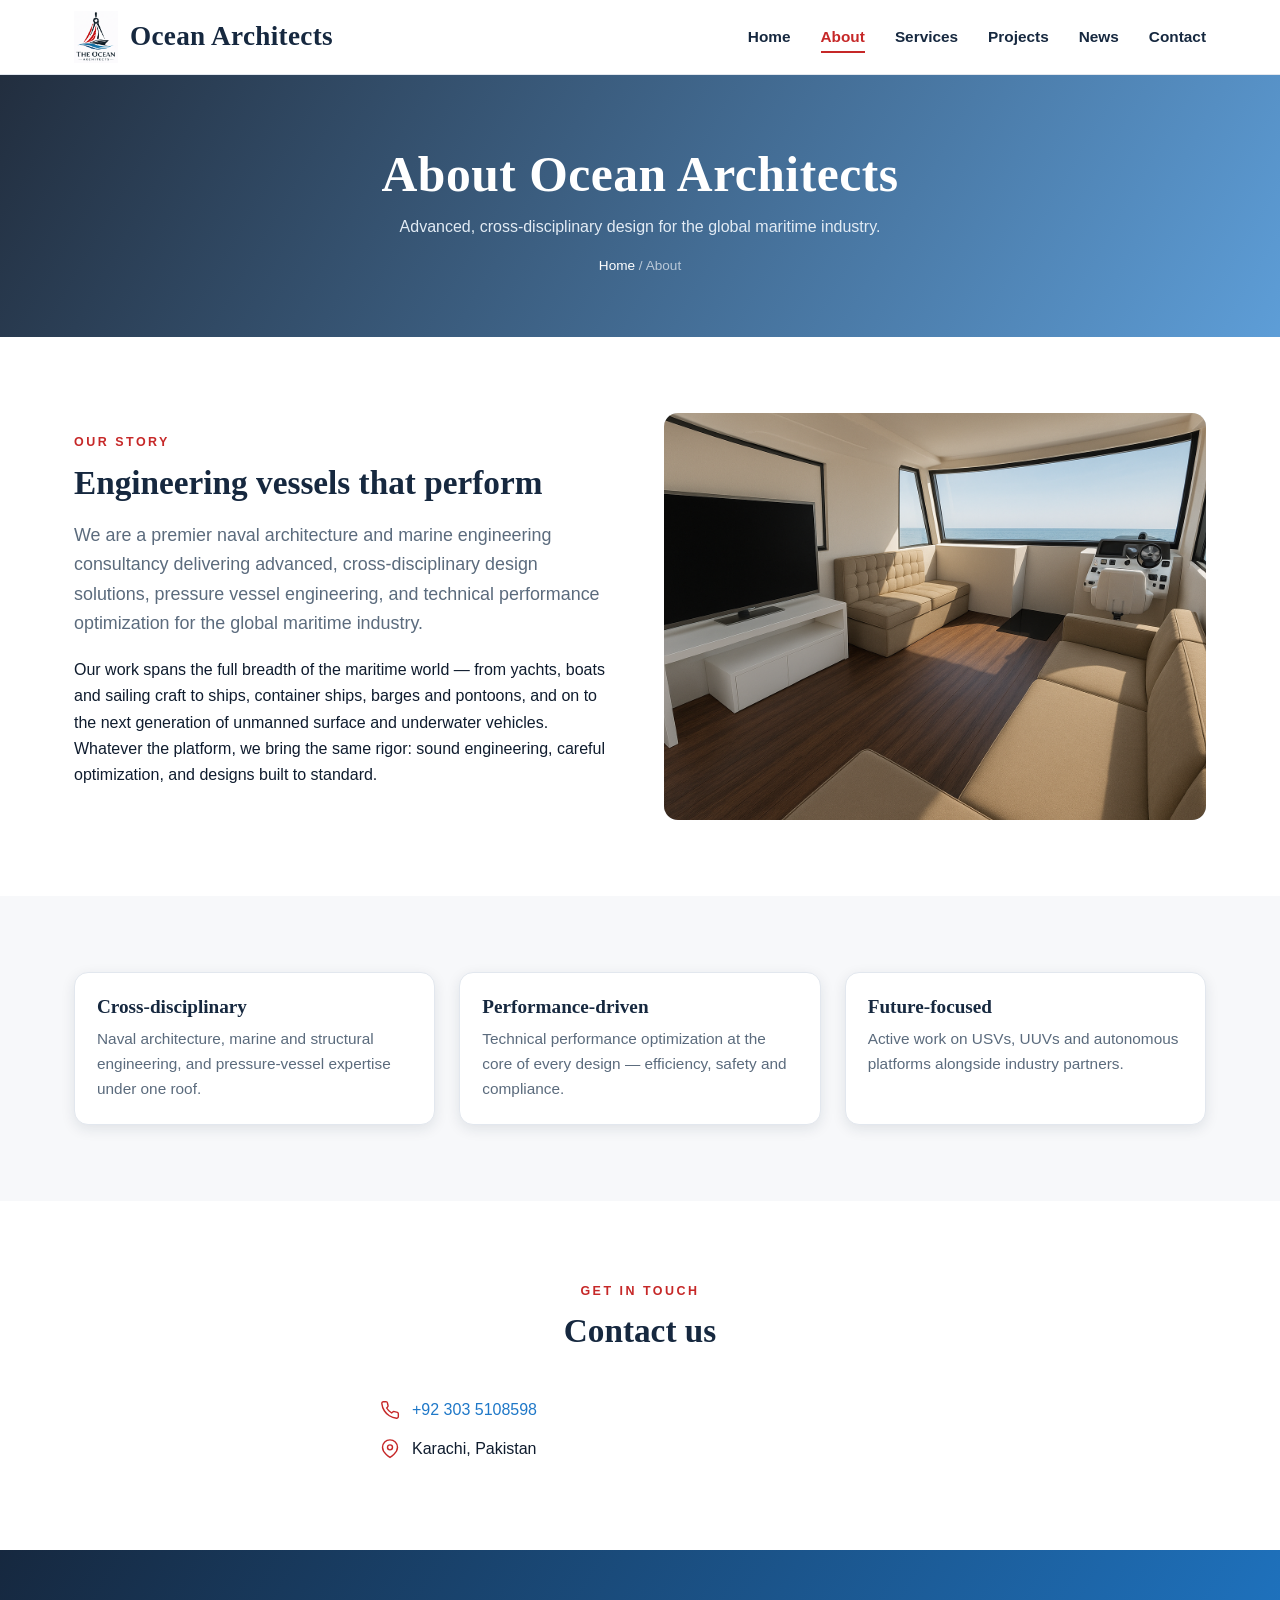
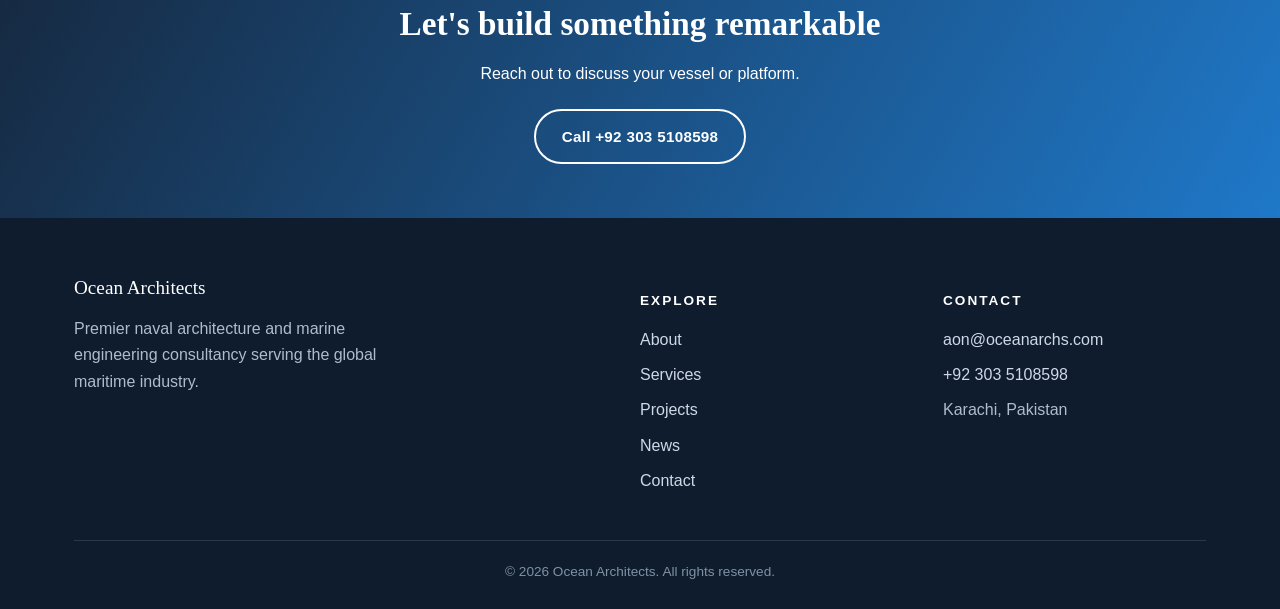
<file: about.html>
<!DOCTYPE html>
<html lang="en">
<head>
<meta charset="UTF-8">
<meta name="viewport" content="width=device-width, initial-scale=1.0">
<title>About — Ocean Architects</title>
<meta name="description" content="Ocean Architects is a premier naval architecture and marine engineering consultancy based in Karachi, Pakistan.">
<link rel="stylesheet" href="css/style.css">
</head>
<body>

<header class="site-header">
  <div class="container nav">
    <a class="nav__brand" href="index.html">
      <img src="logo2.png" alt="Ocean Architects logo" onerror="this.style.display='none'">
      <span class="brand-text">Ocean Architects</span>
    </a>
    <button class="nav__toggle" aria-label="Menu"><span></span><span></span><span></span></button>
    <ul class="nav__links">
      <li><a href="index.html">Home</a></li>
      <li><a href="about.html" class="active">About</a></li>
      <li><a href="services.html">Services</a></li>
      <li><a href="projects.html">Projects</a></li>
      <li><a href="news.html">News</a></li>
      <li><a href="contact.html">Contact</a></li>
    </ul>
  </div>
</header>

<section class="page-hero">
  <div class="container">
    <h1>About Ocean Architects</h1>
    <p>Advanced, cross-disciplinary design for the global maritime industry.</p>
    <div class="breadcrumb"><a href="index.html">Home</a> / About</div>
  </div>
</section>

<section class="section">
  <div class="container">
    <div class="grid grid--2" style="align-items:center; gap:48px;">
      <div>
        <span class="eyebrow">Our story</span>
        <h2>Engineering vessels that perform</h2>
        <p class="lead">We are a premier naval architecture and marine engineering consultancy delivering advanced, cross-disciplinary design solutions, pressure vessel engineering, and technical performance optimization for the global maritime industry.</p>
        <p>Our work spans the full breadth of the maritime world — from yachts, boats and sailing craft to ships, container ships, barges and pontoons, and on to the next generation of unmanned surface and underwater vehicles. Whatever the platform, we bring the same rigor: sound engineering, careful optimization, and designs built to standard.</p>
      </div>
      <div class="img-frame" style="border-radius:var(--radius); aspect-ratio:4/3;">
        <div class="ph">
          <svg viewBox="0 0 24 24" fill="none" stroke="currentColor" stroke-width="1.5"><path d="M3 18l9-14 9 14M6 18h12"/></svg>
          <small>20m Yacht render</small>
        </div>
        <img src="20m Yacht/Internal Render.png" alt="Ocean Architects team and work" onerror="this.style.display='none'">
      </div>
    </div>
  </div>
</section>

<section class="section section--tint">
  <div class="container">
    <div class="grid grid--3">
      <div class="card"><div class="card__body">
        <h3>Cross-disciplinary</h3>
        <p>Naval architecture, marine and structural engineering, and pressure-vessel expertise under one roof.</p>
      </div></div>
      <div class="card"><div class="card__body">
        <h3>Performance-driven</h3>
        <p>Technical performance optimization at the core of every design — efficiency, safety and compliance.</p>
      </div></div>
      <div class="card"><div class="card__body">
        <h3>Future-focused</h3>
        <p>Active work on USVs, UUVs and autonomous platforms alongside industry partners.</p>
      </div></div>
    </div>
  </div>
</section>

<section class="section">
  <div class="container">
    <div class="section-head">
      <span class="eyebrow">Get in touch</span>
      <h2>Contact us</h2>
    </div>
    <div style="max-width:520px; margin:0 auto;">
      <ul class="contact-list">
        <li>
          <svg viewBox="0 0 24 24" fill="none" stroke="currentColor" stroke-width="1.7"><path d="M22 16.9v3a2 2 0 01-2.2 2 19.8 19.8 0 01-8.6-3 19.5 19.5 0 01-6-6 19.8 19.8 0 01-3-8.6A2 2 0 014.1 2H7a2 2 0 012 1.7c.1.9.3 1.8.6 2.6a2 2 0 01-.5 2.1L8 9.6a16 16 0 006 6l1.2-1.1a2 2 0 012.1-.5c.8.3 1.7.5 2.6.6A2 2 0 0122 16.9z"/></svg>
          <a href="tel:+923035108598">+92 303 5108598</a>
        </li>
        <li>
          <svg viewBox="0 0 24 24" fill="none" stroke="currentColor" stroke-width="1.7"><path d="M21 10c0 7-9 12-9 12s-9-5-9-12a9 9 0 0118 0z"/><circle cx="12" cy="10" r="3"/></svg>
          <span>Karachi, Pakistan</span>
        </li>
      </ul>
    </div>
  </div>
</section>

<section class="contact-band">
  <div class="container">
    <h2>Let's build something remarkable</h2>
    <p style="max-width:560px; margin:0 auto 22px;">Reach out to discuss your vessel or platform.</p>
    <a href="tel:+923035108598" class="btn btn--ghost">Call +92 303 5108598</a>
  </div>
</section>

<footer class="site-footer">
  <div class="container">
    <div class="footer-grid">
      <div>
        <div class="brand-text">Ocean Architects</div>
        <p style="margin-top:12px; max-width:320px;">Premier naval architecture and marine engineering consultancy serving the global maritime industry.</p>
      </div>
      <div>
        <h4>Explore</h4>
        <ul>
          <li><a href="about.html">About</a></li>
          <li><a href="services.html">Services</a></li>
          <li><a href="projects.html">Projects</a></li>
          <li><a href="news.html">News</a></li>
          <li><a href="contact.html">Contact</a></li>
        </ul>
      </div>
      <div>
        <h4>Contact</h4>
        <ul>
          <li><a href="mailto:aon@oceanarchs.com">aon@oceanarchs.com</a></li>
          <li><a href="tel:+923035108598">+92 303 5108598</a></li>
          <li>Karachi, Pakistan</li>
        </ul>
      </div>
    </div>
    <div class="footer-bottom">© 2026 Ocean Architects. All rights reserved.</div>
  </div>
</footer>

<script src="js/main.js"></script>
</body>
</html>
</file>
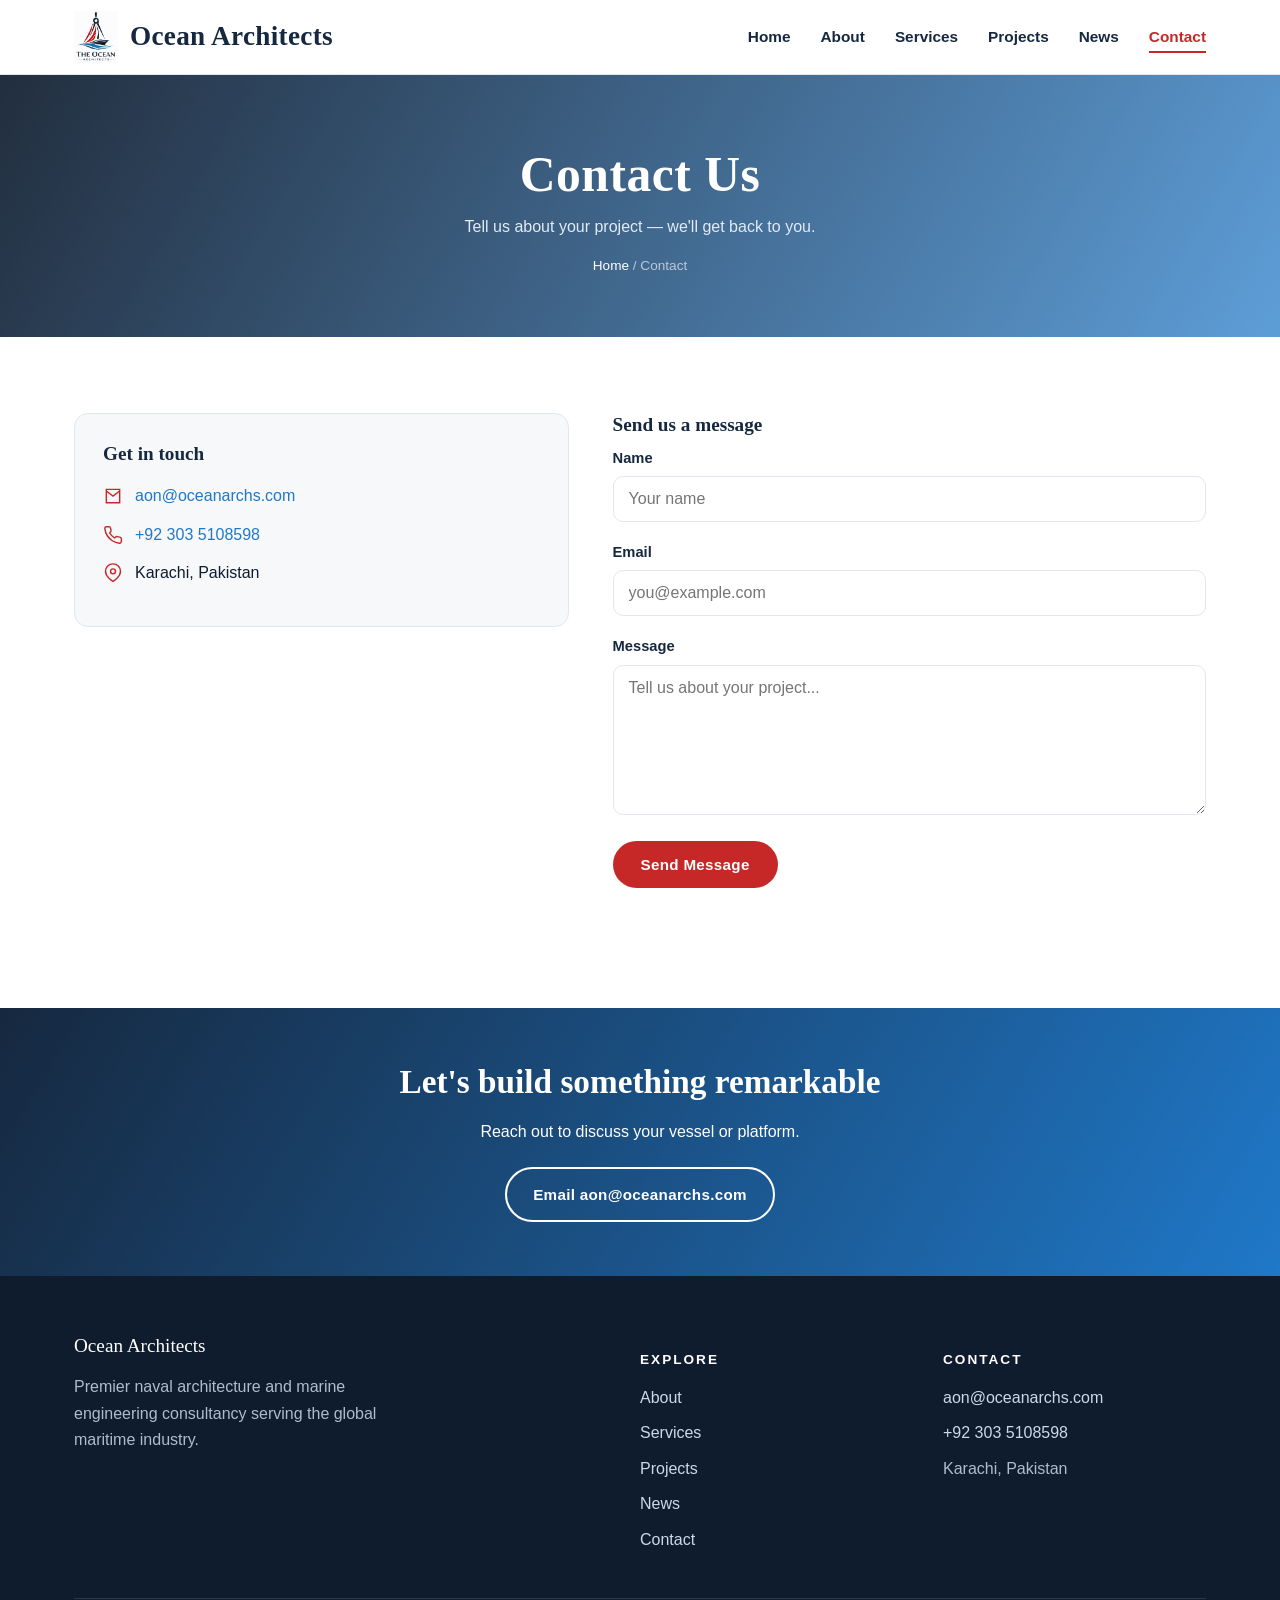
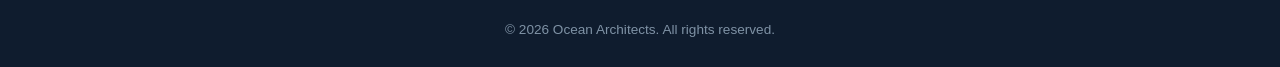
<file: contact.html>
<!DOCTYPE html>
<html lang="en">
<head>
<meta charset="UTF-8">
<meta name="viewport" content="width=device-width, initial-scale=1.0">
<title>Contact — Ocean Architects</title>
<meta name="description" content="Contact Ocean Architects — email aon@oceanarchs.com, Karachi, Pakistan.">
<link rel="stylesheet" href="css/style.css">
</head>
<body>

<header class="site-header">
  <div class="container nav">
    <a class="nav__brand" href="index.html">
      <img src="logo2.png" alt="Ocean Architects logo" onerror="this.style.display='none'">
      <span class="brand-text">Ocean Architects</span>
    </a>
    <button class="nav__toggle" aria-label="Menu"><span></span><span></span><span></span></button>
    <ul class="nav__links">
      <li><a href="index.html">Home</a></li>
      <li><a href="about.html">About</a></li>
      <li><a href="services.html">Services</a></li>
      <li><a href="projects.html">Projects</a></li>
      <li><a href="news.html">News</a></li>
      <li><a href="contact.html" class="active">Contact</a></li>
    </ul>
  </div>
</header>

<section class="page-hero">
  <div class="container">
    <h1>Contact Us</h1>
    <p>Tell us about your project — we'll get back to you.</p>
    <div class="breadcrumb"><a href="index.html">Home</a> / Contact</div>
  </div>
</section>

<section class="section">
  <div class="container">
    <div class="contact-layout">

      <!-- Contact details -->
      <div class="info-card">
        <h3>Get in touch</h3>
        <ul class="contact-list">
          <li>
            <svg viewBox="0 0 24 24" fill="none" stroke="currentColor" stroke-width="1.7"><path d="M4 4h16v16H4z"/><path d="M4 6l8 6 8-6"/></svg>
            <a href="mailto:aon@oceanarchs.com">aon@oceanarchs.com</a>
          </li>
          <li>
            <svg viewBox="0 0 24 24" fill="none" stroke="currentColor" stroke-width="1.7"><path d="M22 16.9v3a2 2 0 01-2.2 2 19.8 19.8 0 01-8.6-3 19.5 19.5 0 01-6-6 19.8 19.8 0 01-3-8.6A2 2 0 014.1 2H7a2 2 0 012 1.7c.1.9.3 1.8.6 2.6a2 2 0 01-.5 2.1L8 9.6a16 16 0 006 6l1.2-1.1a2 2 0 012.1-.5c.8.3 1.7.5 2.6.6A2 2 0 0122 16.9z"/></svg>
            <a href="tel:+923035108598">+92 303 5108598</a>
          </li>
          <li>
            <svg viewBox="0 0 24 24" fill="none" stroke="currentColor" stroke-width="1.7"><path d="M21 10c0 7-9 12-9 12s-9-5-9-12a9 9 0 0118 0z"/><circle cx="12" cy="10" r="3"/></svg>
            <span>Karachi, Pakistan</span>
          </li>
        </ul>
      </div>

      <!-- Contact form -->
      <div>
        <h3>Send us a message</h3>
        <form id="contact-form" novalidate>
          <div class="form-field">
            <label for="name">Name</label>
            <input type="text" id="name" name="name" placeholder="Your name" required>
          </div>
          <div class="form-field">
            <label for="email">Email</label>
            <input type="email" id="email" name="email" placeholder="you@example.com" required>
          </div>
          <div class="form-field">
            <label for="message">Message</label>
            <textarea id="message" name="message" placeholder="Tell us about your project..." required></textarea>
          </div>
          <!-- spam trap: real visitors never see or fill this -->
          <input type="text" name="_honey" class="hp-field" tabindex="-1" autocomplete="off" aria-hidden="true">
          <button type="submit" class="btn btn--red">Send Message</button>
          <p class="form-status" role="status" aria-live="polite"></p>
        </form>
      </div>

    </div>
  </div>
</section>

<section class="contact-band">
  <div class="container">
    <h2>Let's build something remarkable</h2>
    <p style="max-width:560px; margin:0 auto 22px;">Reach out to discuss your vessel or platform.</p>
    <a href="mailto:aon@oceanarchs.com" class="btn btn--ghost">Email aon@oceanarchs.com</a>
  </div>
</section>

<footer class="site-footer">
  <div class="container">
    <div class="footer-grid">
      <div>
        <div class="brand-text">Ocean Architects</div>
        <p style="margin-top:12px; max-width:320px;">Premier naval architecture and marine engineering consultancy serving the global maritime industry.</p>
      </div>
      <div>
        <h4>Explore</h4>
        <ul>
          <li><a href="about.html">About</a></li>
          <li><a href="services.html">Services</a></li>
          <li><a href="projects.html">Projects</a></li>
          <li><a href="news.html">News</a></li>
          <li><a href="contact.html">Contact</a></li>
        </ul>
      </div>
      <div>
        <h4>Contact</h4>
        <ul>
          <li><a href="mailto:aon@oceanarchs.com">aon@oceanarchs.com</a></li>
          <li><a href="tel:+923035108598">+92 303 5108598</a></li>
          <li>Karachi, Pakistan</li>
        </ul>
      </div>
    </div>
    <div class="footer-bottom">© 2026 Ocean Architects. All rights reserved.</div>
  </div>
</footer>

<script src="js/main.js"></script>
</body>
</html>
</file>
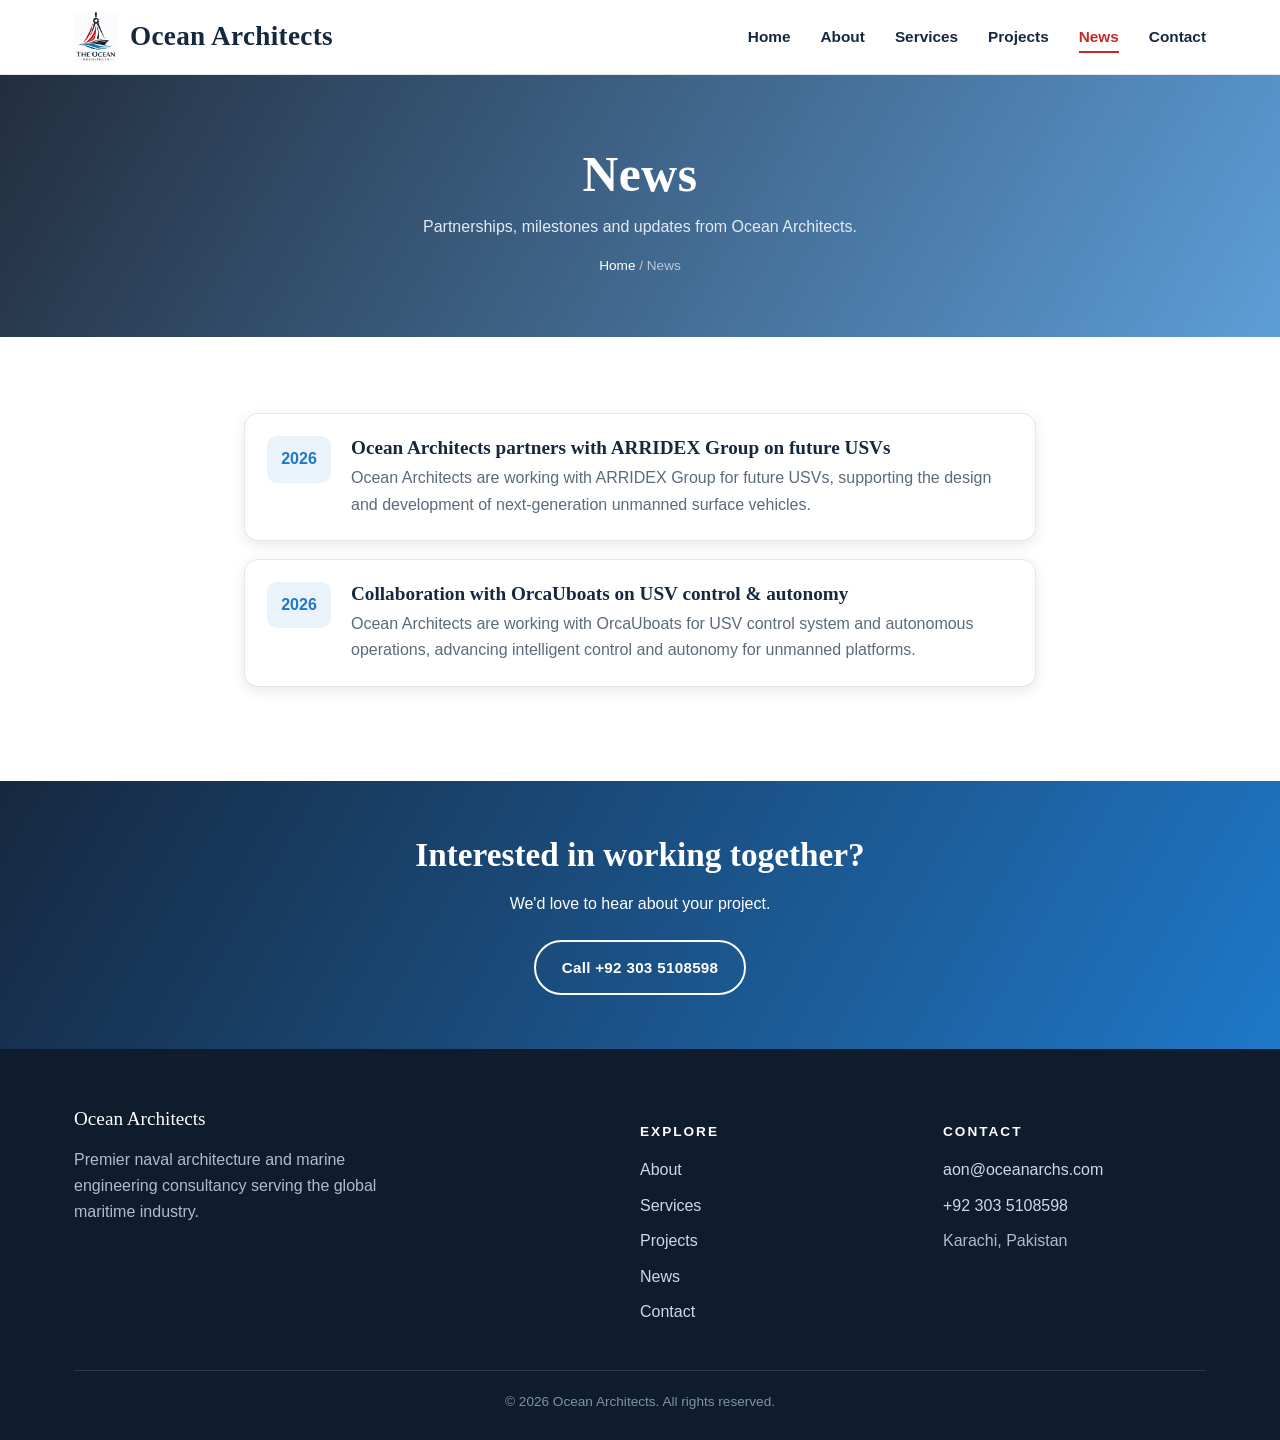
<file: news.html>
<!DOCTYPE html>
<html lang="en">
<head>
<meta charset="UTF-8">
<meta name="viewport" content="width=device-width, initial-scale=1.0">
<title>News — Ocean Architects</title>
<meta name="description" content="Latest news and partnerships from Ocean Architects.">
<link rel="stylesheet" href="css/style.css">
</head>
<body>

<header class="site-header">
  <div class="container nav">
    <a class="nav__brand" href="index.html">
      <img src="logo2.png" alt="Ocean Architects logo" onerror="this.style.display='none'">
      <span class="brand-text">Ocean Architects</span>
    </a>
    <button class="nav__toggle" aria-label="Menu"><span></span><span></span><span></span></button>
    <ul class="nav__links">
      <li><a href="index.html">Home</a></li>
      <li><a href="about.html">About</a></li>
      <li><a href="services.html">Services</a></li>
      <li><a href="projects.html">Projects</a></li>
      <li><a href="news.html" class="active">News</a></li>
      <li><a href="contact.html">Contact</a></li>
    </ul>
  </div>
</header>

<section class="page-hero">
  <div class="container">
    <h1>News</h1>
    <p>Partnerships, milestones and updates from Ocean Architects.</p>
    <div class="breadcrumb"><a href="index.html">Home</a> / News</div>
  </div>
</section>

<section class="section">
  <div class="container" style="max-width:840px;">

    <!-- To add a news item, copy one <div class="news-item"> block below. -->

    <div class="news-item">
      <div class="tag">2026</div>
      <div>
        <h3>Ocean Architects partners with ARRIDEX Group on future USVs</h3>
        <p>Ocean Architects are working with ARRIDEX Group for future USVs, supporting the design and development of next-generation unmanned surface vehicles.</p>
      </div>
    </div>

    <div class="news-item">
      <div class="tag">2026</div>
      <div>
        <h3>Collaboration with OrcaUboats on USV control &amp; autonomy</h3>
        <p>Ocean Architects are working with OrcaUboats for USV control system and autonomous operations, advancing intelligent control and autonomy for unmanned platforms.</p>
      </div>
    </div>

  </div>
</section>

<section class="contact-band">
  <div class="container">
    <h2>Interested in working together?</h2>
    <p style="max-width:560px; margin:0 auto 22px;">We'd love to hear about your project.</p>
    <a href="tel:+923035108598" class="btn btn--ghost">Call +92 303 5108598</a>
  </div>
</section>

<footer class="site-footer">
  <div class="container">
    <div class="footer-grid">
      <div>
        <div class="brand-text">Ocean Architects</div>
        <p style="margin-top:12px; max-width:320px;">Premier naval architecture and marine engineering consultancy serving the global maritime industry.</p>
      </div>
      <div>
        <h4>Explore</h4>
        <ul>
          <li><a href="about.html">About</a></li>
          <li><a href="services.html">Services</a></li>
          <li><a href="projects.html">Projects</a></li>
          <li><a href="news.html">News</a></li>
          <li><a href="contact.html">Contact</a></li>
        </ul>
      </div>
      <div>
        <h4>Contact</h4>
        <ul>
          <li><a href="mailto:aon@oceanarchs.com">aon@oceanarchs.com</a></li>
          <li><a href="tel:+923035108598">+92 303 5108598</a></li>
          <li>Karachi, Pakistan</li>
        </ul>
      </div>
    </div>
    <div class="footer-bottom">© 2026 Ocean Architects. All rights reserved.</div>
  </div>
</footer>

<script src="js/main.js"></script>
</body>
</html>
</file>
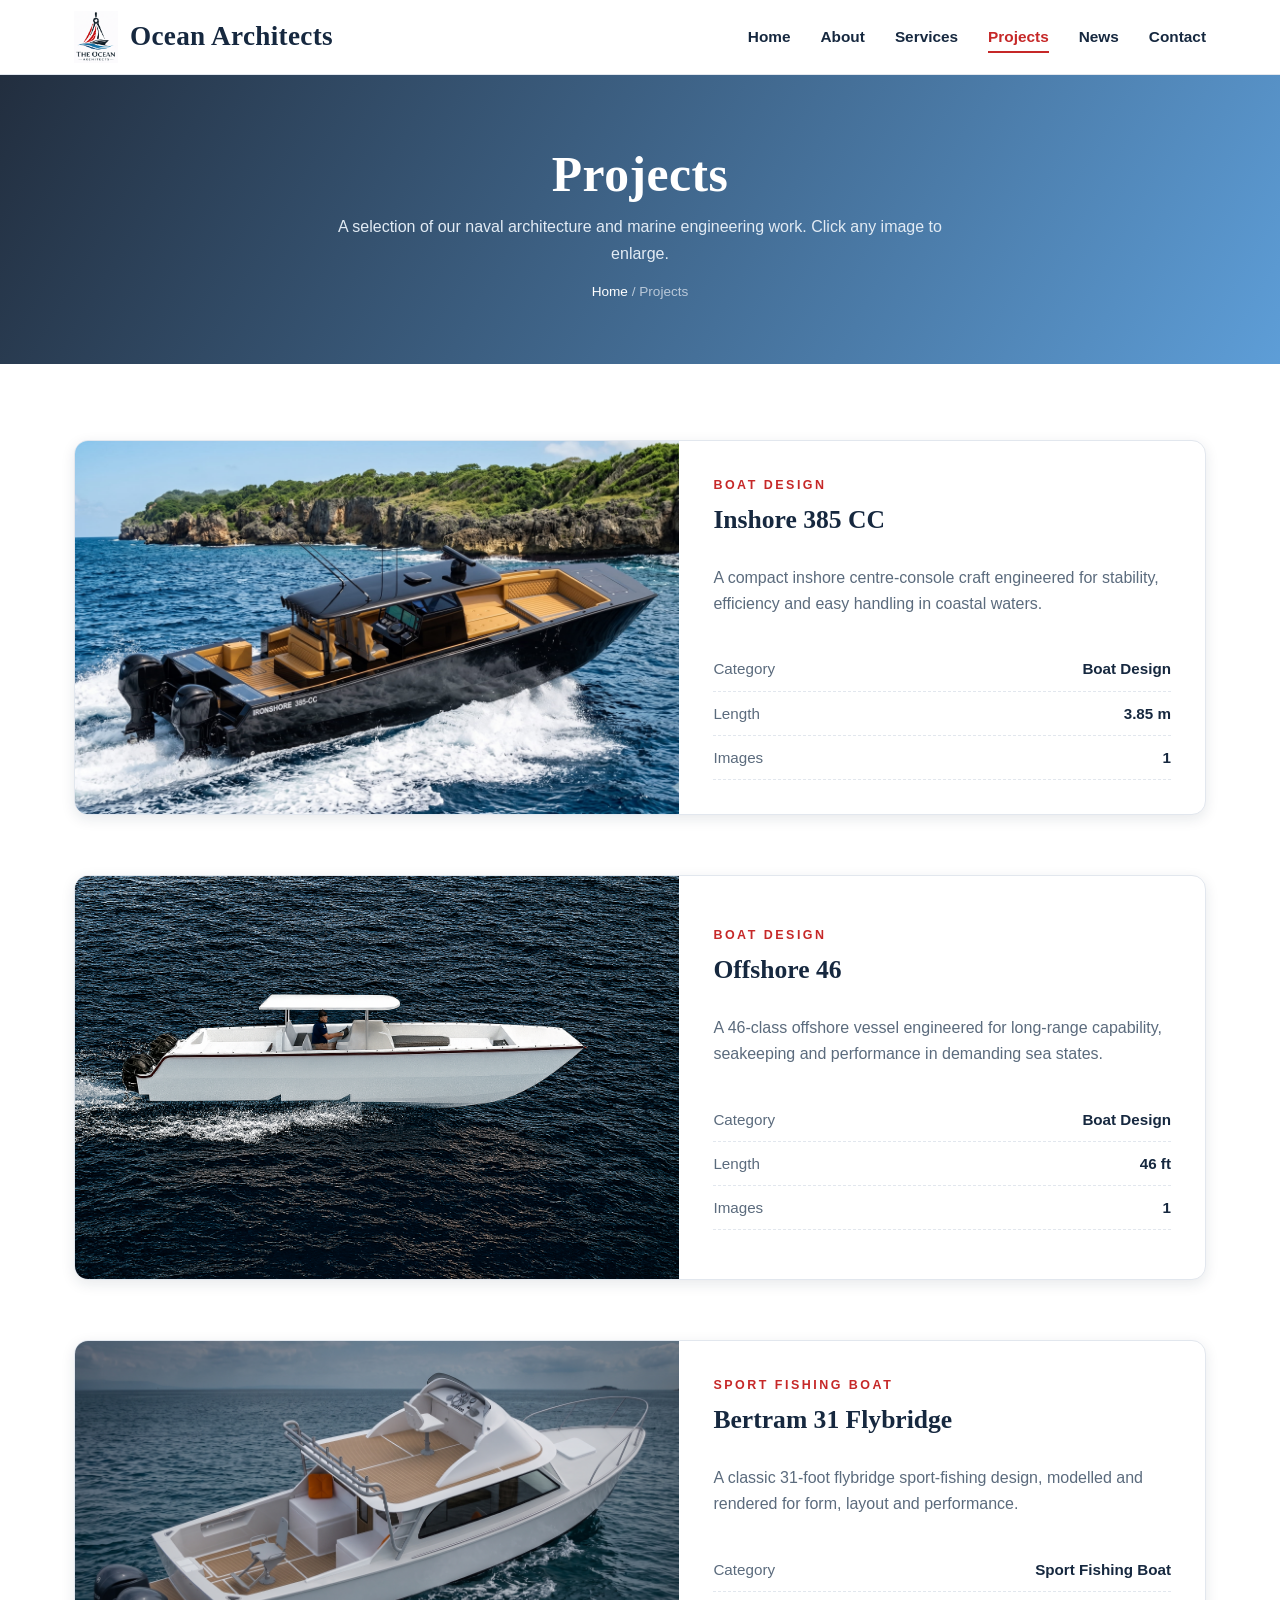
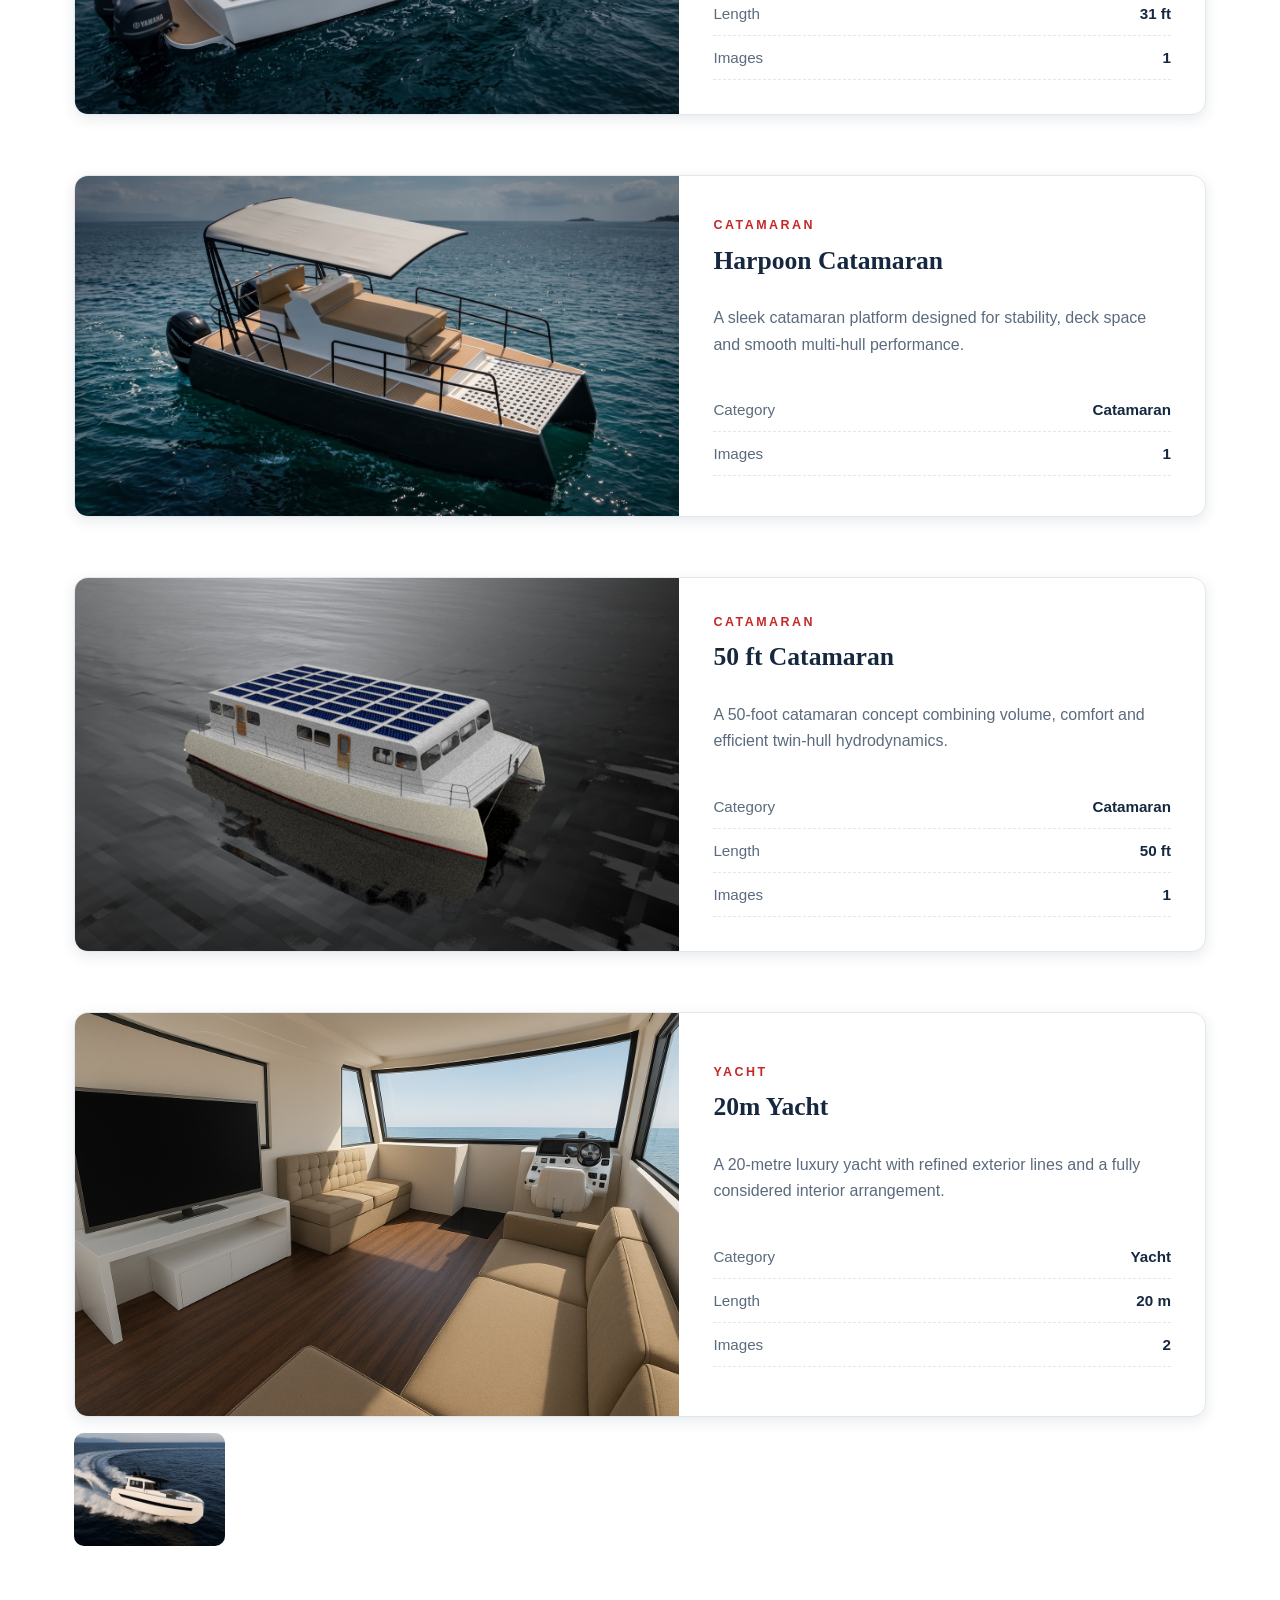
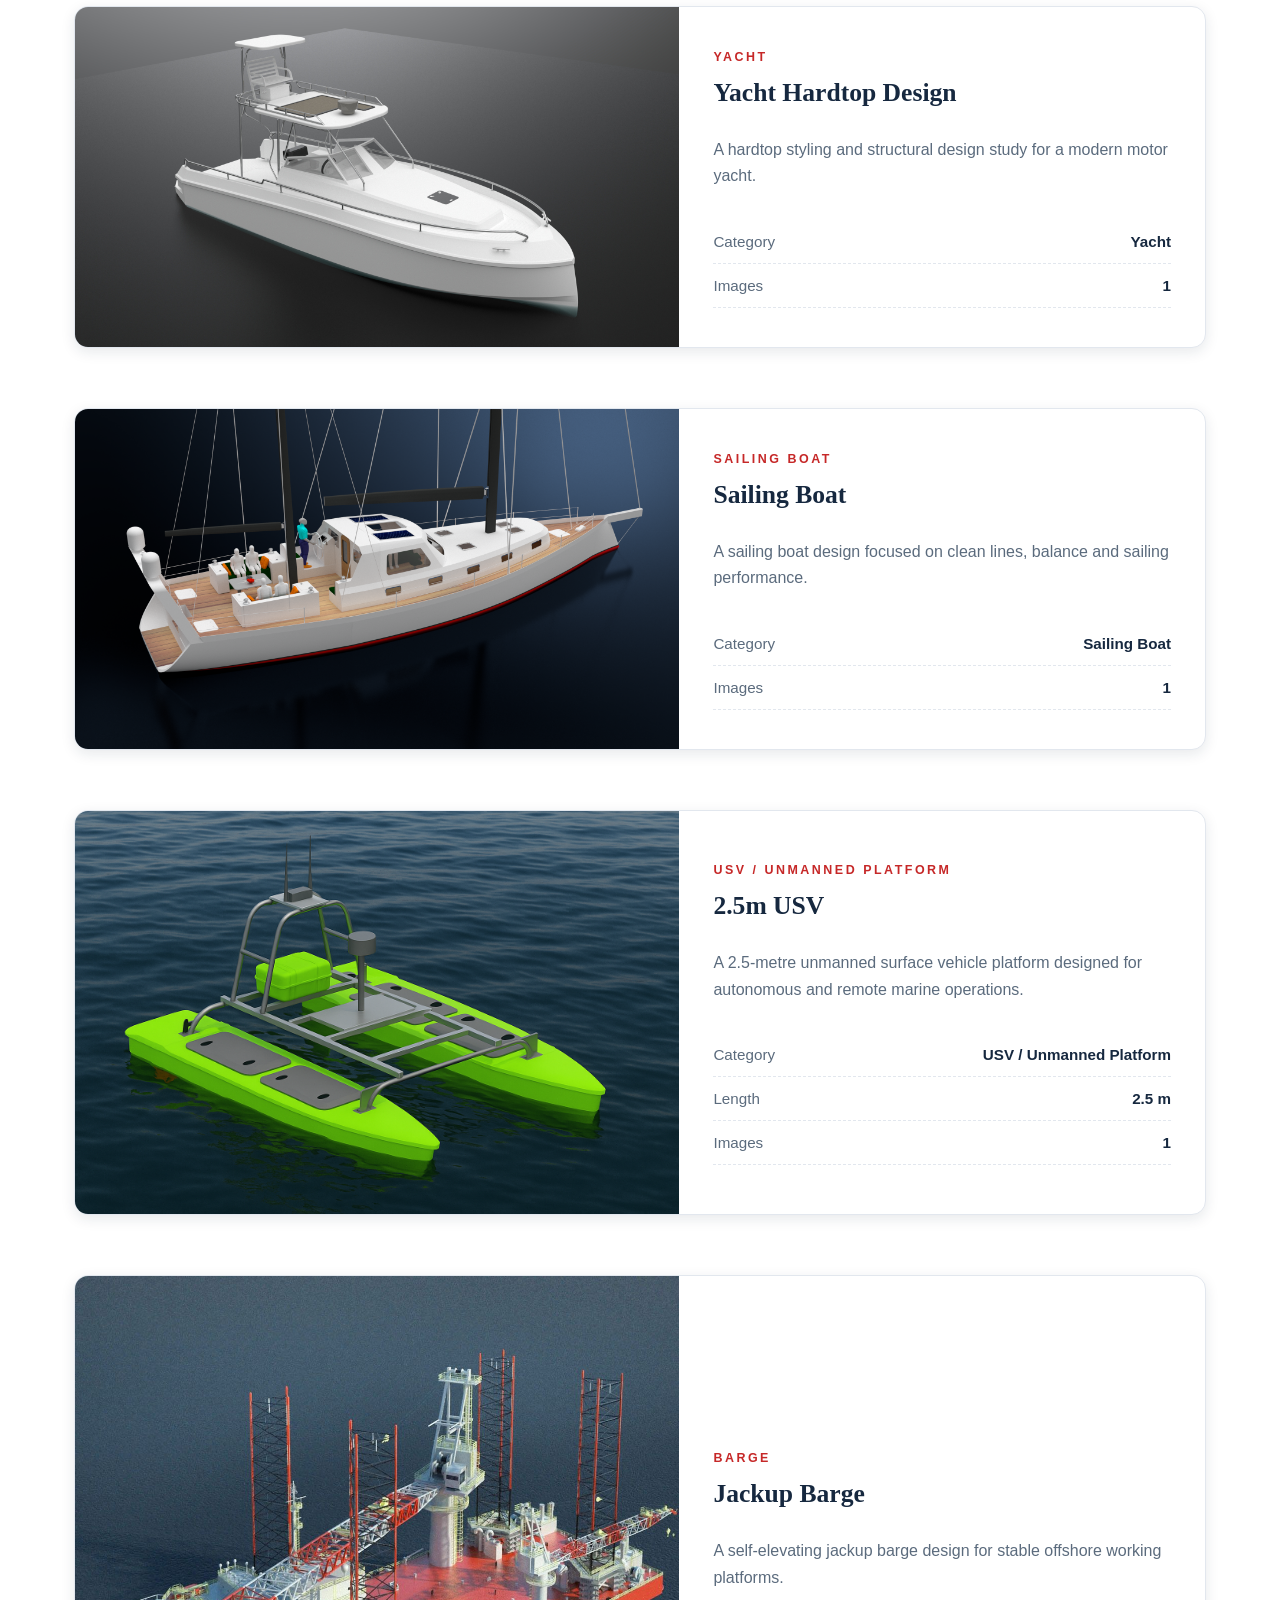
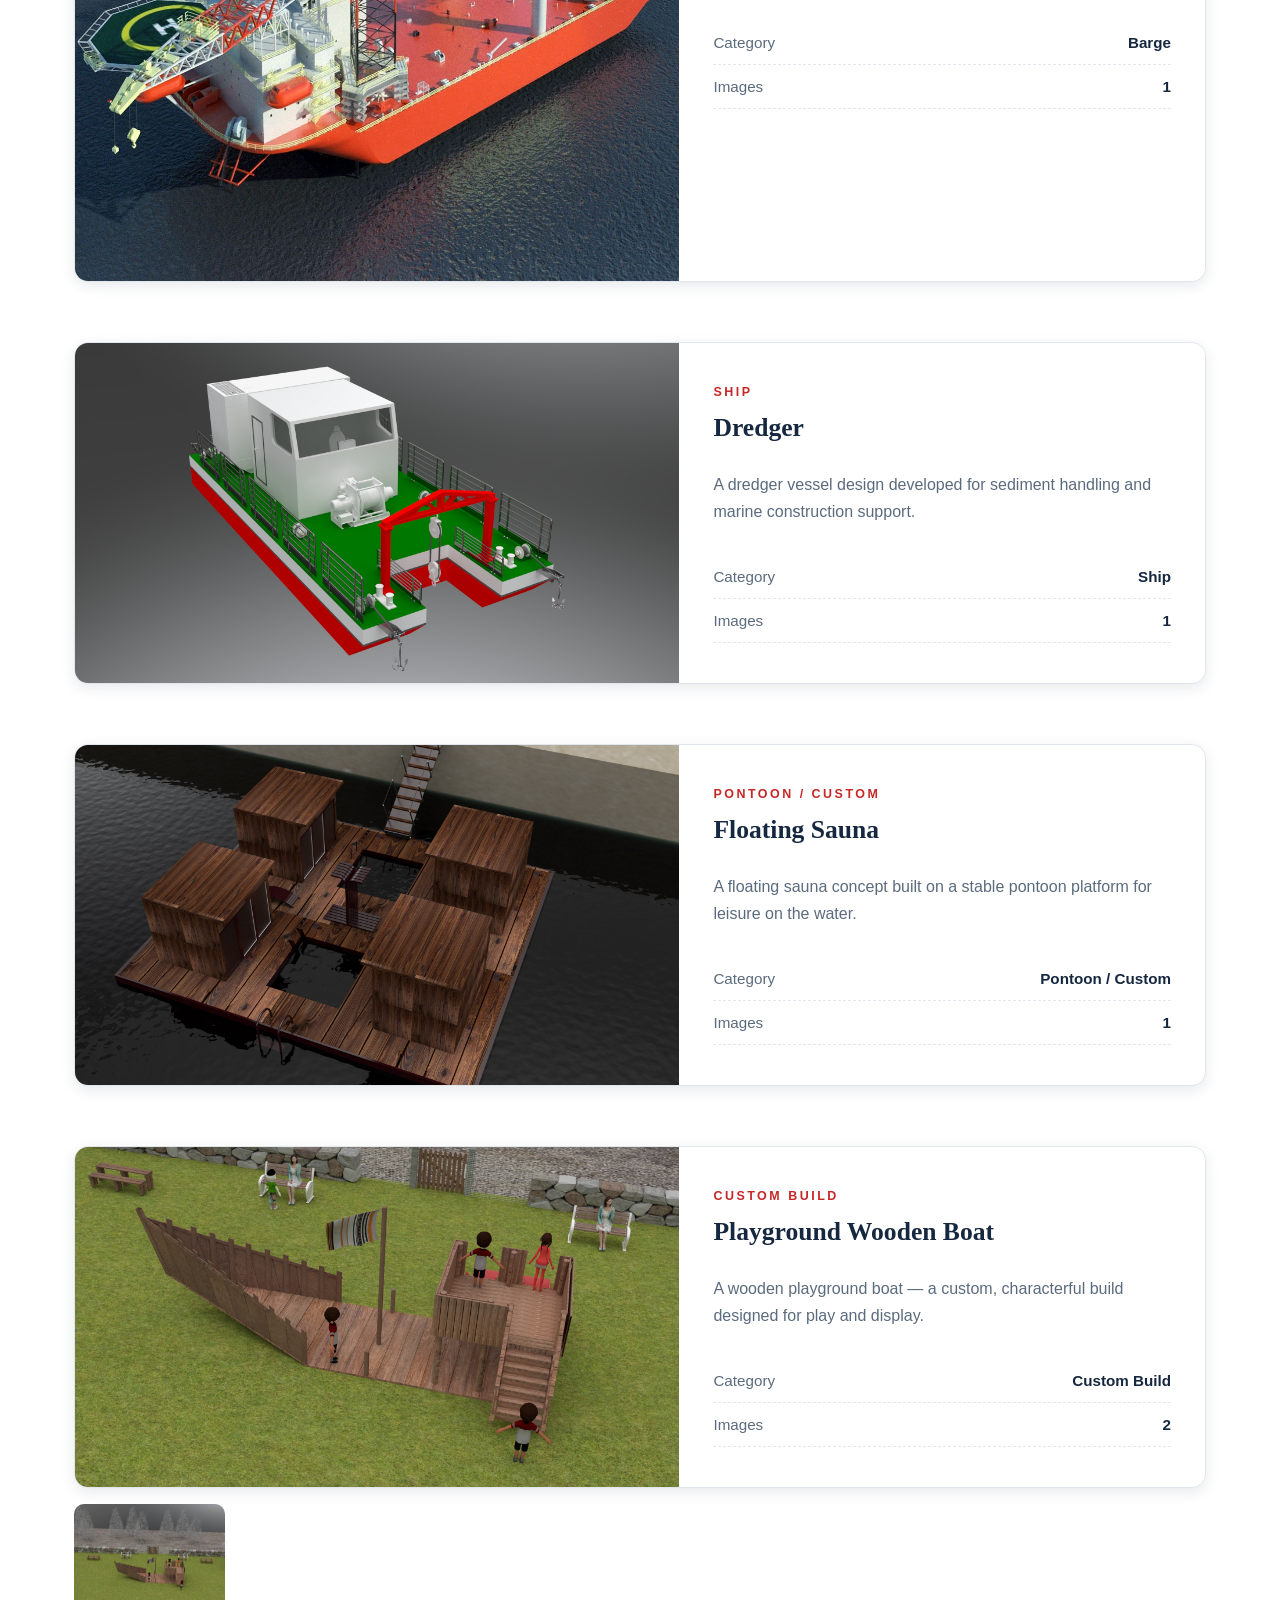
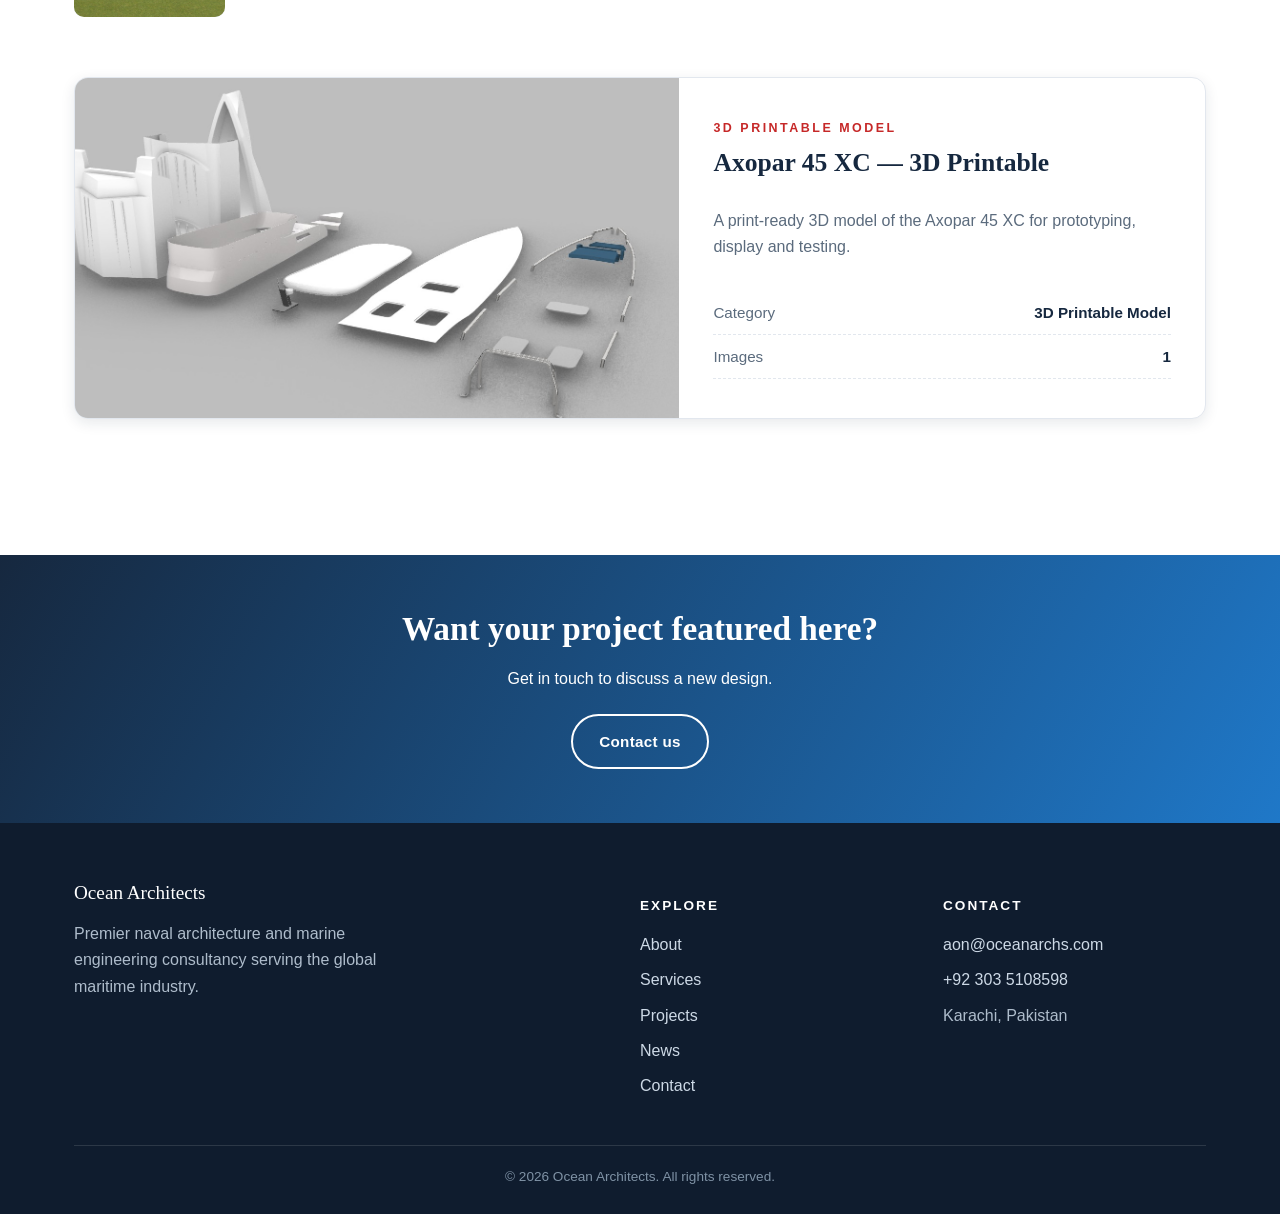
<file: projects.html>
<!DOCTYPE html>
<html lang="en">
<head>
<meta charset="UTF-8">
<meta name="viewport" content="width=device-width, initial-scale=1.0">
<title>Projects — Ocean Architects</title>
<meta name="description" content="Naval architecture and marine engineering projects by Ocean Architects.">
<link rel="stylesheet" href="css/style.css">
</head>
<body>

<header class="site-header">
  <div class="container nav">
    <a class="nav__brand" href="index.html">
      <img src="logo2.png" alt="Ocean Architects logo" onerror="this.style.display='none'">
      <span class="brand-text">Ocean Architects</span>
    </a>
    <button class="nav__toggle" aria-label="Menu"><span></span><span></span><span></span></button>
    <ul class="nav__links">
      <li><a href="index.html">Home</a></li>
      <li><a href="about.html">About</a></li>
      <li><a href="services.html">Services</a></li>
      <li><a href="projects.html" class="active">Projects</a></li>
      <li><a href="news.html">News</a></li>
      <li><a href="contact.html">Contact</a></li>
    </ul>
  </div>
</header>

<section class="page-hero">
  <div class="container">
    <h1>Projects</h1>
    <p>A selection of our naval architecture and marine engineering work. Click any image to enlarge.</p>
    <div class="breadcrumb"><a href="index.html">Home</a> / Projects</div>
  </div>
</section>

<section class="section">
  <div class="container">
    <div id="projects-list"><!-- projects injected by JS from js/projects-data.js --></div>
  </div>
</section>

<section class="contact-band">
  <div class="container">
    <h2>Want your project featured here?</h2>
    <p style="max-width:560px; margin:0 auto 22px;">Get in touch to discuss a new design.</p>
    <a href="contact.html" class="btn btn--ghost">Contact us</a>
  </div>
</section>

<footer class="site-footer">
  <div class="container">
    <div class="footer-grid">
      <div>
        <div class="brand-text">Ocean Architects</div>
        <p style="margin-top:12px; max-width:320px;">Premier naval architecture and marine engineering consultancy serving the global maritime industry.</p>
      </div>
      <div>
        <h4>Explore</h4>
        <ul>
          <li><a href="about.html">About</a></li>
          <li><a href="services.html">Services</a></li>
          <li><a href="projects.html">Projects</a></li>
          <li><a href="news.html">News</a></li>
          <li><a href="contact.html">Contact</a></li>
        </ul>
      </div>
      <div>
        <h4>Contact</h4>
        <ul>
          <li><a href="mailto:aon@oceanarchs.com">aon@oceanarchs.com</a></li>
          <li><a href="tel:+923035108598">+92 303 5108598</a></li>
          <li>Karachi, Pakistan</li>
        </ul>
      </div>
    </div>
    <div class="footer-bottom">© 2026 Ocean Architects. All rights reserved.</div>
  </div>
</footer>

<script src="js/projects-data.js"></script>
<script src="js/main.js"></script>
</body>
</html>
</file>
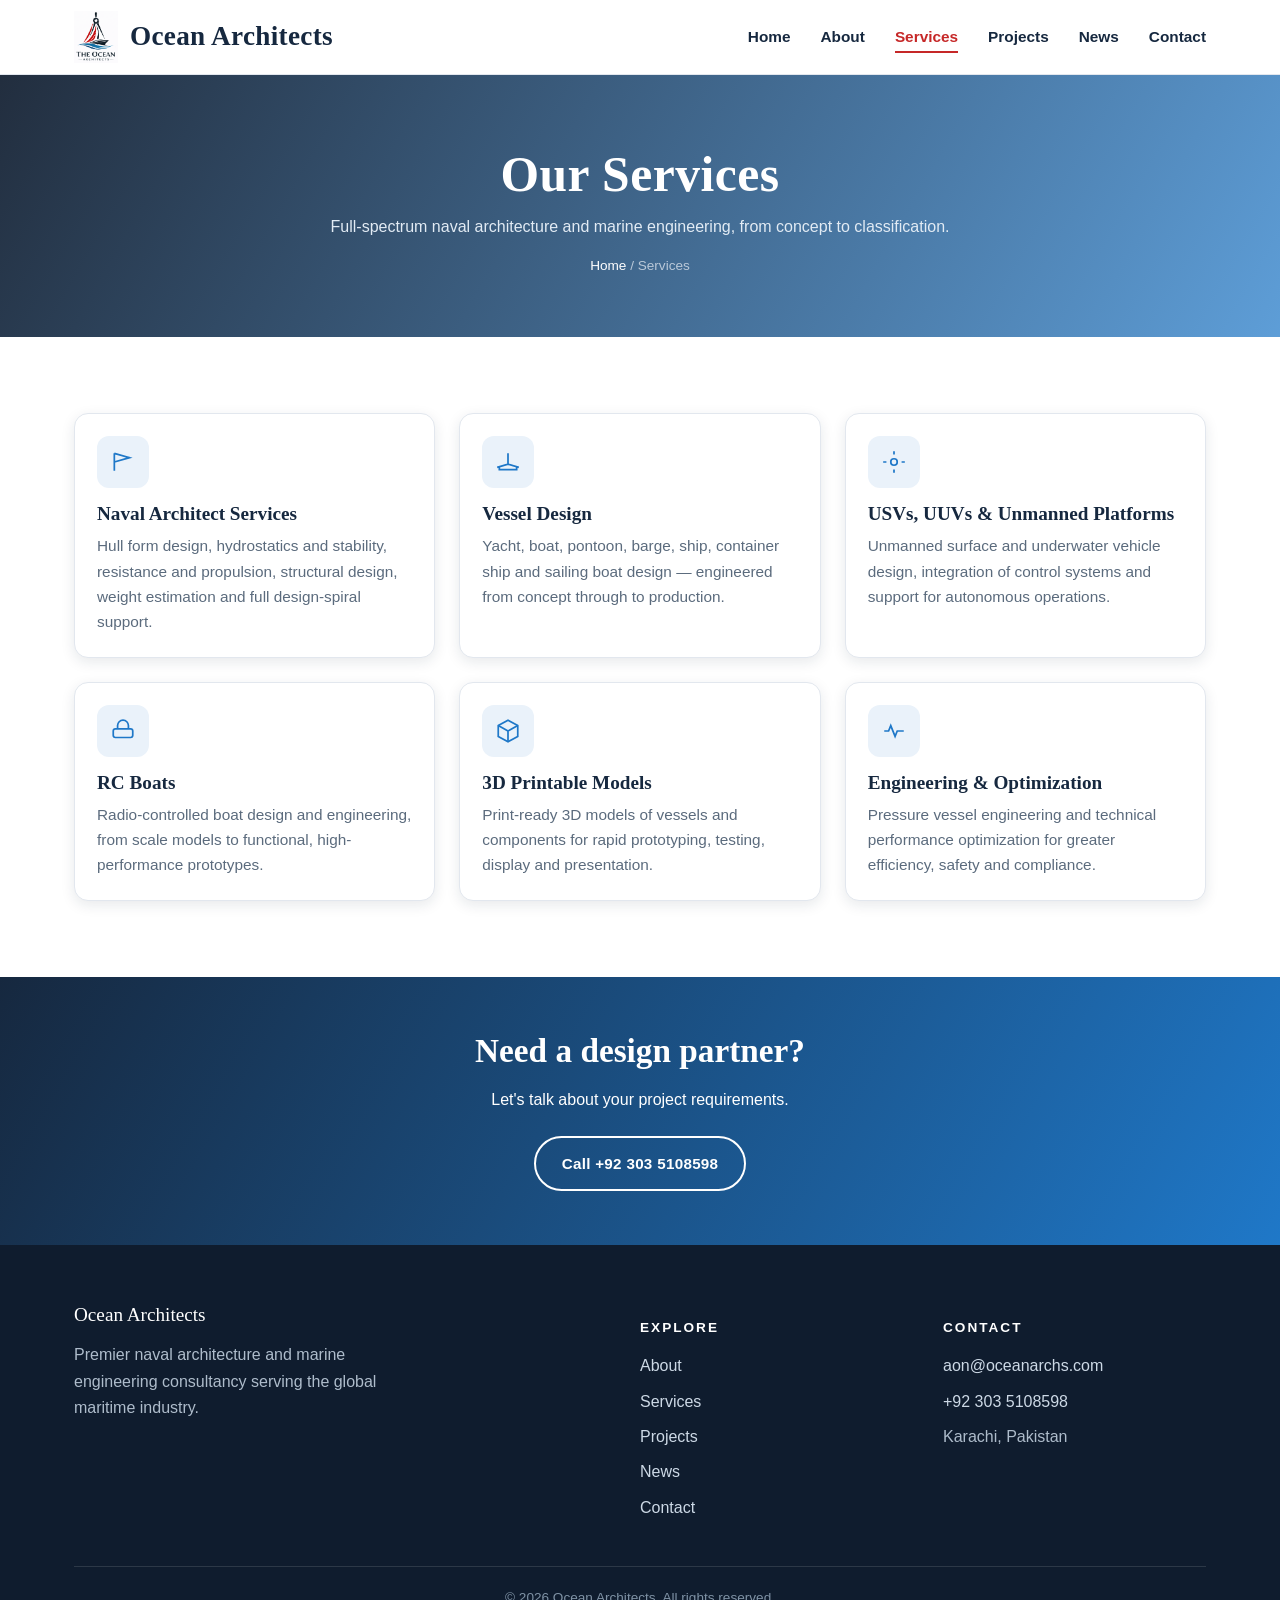
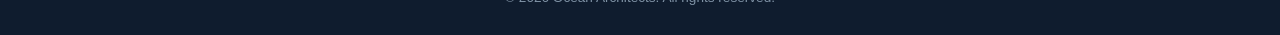
<file: services.html>
<!DOCTYPE html>
<html lang="en">
<head>
<meta charset="UTF-8">
<meta name="viewport" content="width=device-width, initial-scale=1.0">
<title>Services — Ocean Architects</title>
<meta name="description" content="Naval architect services, vessel design, USV/UUV and unmanned platforms, RC boats and 3D printable models.">
<link rel="stylesheet" href="css/style.css">
</head>
<body>

<header class="site-header">
  <div class="container nav">
    <a class="nav__brand" href="index.html">
      <img src="logo2.png" alt="Ocean Architects logo" onerror="this.style.display='none'">
      <span class="brand-text">Ocean Architects</span>
    </a>
    <button class="nav__toggle" aria-label="Menu"><span></span><span></span><span></span></button>
    <ul class="nav__links">
      <li><a href="index.html">Home</a></li>
      <li><a href="about.html">About</a></li>
      <li><a href="services.html" class="active">Services</a></li>
      <li><a href="projects.html">Projects</a></li>
      <li><a href="news.html">News</a></li>
      <li><a href="contact.html">Contact</a></li>
    </ul>
  </div>
</header>

<section class="page-hero">
  <div class="container">
    <h1>Our Services</h1>
    <p>Full-spectrum naval architecture and marine engineering, from concept to classification.</p>
    <div class="breadcrumb"><a href="index.html">Home</a> / Services</div>
  </div>
</section>

<section class="section">
  <div class="container">
    <div class="grid grid--3">

      <div class="card"><div class="card__body">
        <div class="card__icon"><svg viewBox="0 0 24 24" fill="none" stroke="currentColor" stroke-width="1.6"><path d="M4 4v16M4 4l14 4-14 4"/></svg></div>
        <h3>Naval Architect Services</h3>
        <p>Hull form design, hydrostatics and stability, resistance and propulsion, structural design, weight estimation and full design-spiral support.</p>
      </div></div>

      <div class="card"><div class="card__body">
        <div class="card__icon"><svg viewBox="0 0 24 24" fill="none" stroke="currentColor" stroke-width="1.6"><path d="M2 17l10-3 10 3M4 17v2h16v-2M12 4v10"/></svg></div>
        <h3>Vessel Design</h3>
        <p>Yacht, boat, pontoon, barge, ship, container ship and sailing boat design — engineered from concept through to production.</p>
      </div></div>

      <div class="card"><div class="card__body">
        <div class="card__icon"><svg viewBox="0 0 24 24" fill="none" stroke="currentColor" stroke-width="1.6"><circle cx="12" cy="12" r="3"/><path d="M12 2v3M12 19v3M2 12h3M19 12h3"/></svg></div>
        <h3>USVs, UUVs &amp; Unmanned Platforms</h3>
        <p>Unmanned surface and underwater vehicle design, integration of control systems and support for autonomous operations.</p>
      </div></div>

      <div class="card"><div class="card__body">
        <div class="card__icon"><svg viewBox="0 0 24 24" fill="none" stroke="currentColor" stroke-width="1.6"><rect x="3" y="10" width="18" height="8" rx="2"/><path d="M7 10V7a5 5 0 0110 0v3"/></svg></div>
        <h3>RC Boats</h3>
        <p>Radio-controlled boat design and engineering, from scale models to functional, high-performance prototypes.</p>
      </div></div>

      <div class="card"><div class="card__body">
        <div class="card__icon"><svg viewBox="0 0 24 24" fill="none" stroke="currentColor" stroke-width="1.6"><path d="M12 2l9 5v10l-9 5-9-5V7z"/><path d="M12 12l9-5M12 12v10M12 12L3 7"/></svg></div>
        <h3>3D Printable Models</h3>
        <p>Print-ready 3D models of vessels and components for rapid prototyping, testing, display and presentation.</p>
      </div></div>

      <div class="card"><div class="card__body">
        <div class="card__icon"><svg viewBox="0 0 24 24" fill="none" stroke="currentColor" stroke-width="1.6"><path d="M3 12h4l2-5 4 10 2-5h6"/></svg></div>
        <h3>Engineering &amp; Optimization</h3>
        <p>Pressure vessel engineering and technical performance optimization for greater efficiency, safety and compliance.</p>
      </div></div>

    </div>
  </div>
</section>

<section class="contact-band">
  <div class="container">
    <h2>Need a design partner?</h2>
    <p style="max-width:560px; margin:0 auto 22px;">Let's talk about your project requirements.</p>
    <a href="tel:+923035108598" class="btn btn--ghost">Call +92 303 5108598</a>
  </div>
</section>

<footer class="site-footer">
  <div class="container">
    <div class="footer-grid">
      <div>
        <div class="brand-text">Ocean Architects</div>
        <p style="margin-top:12px; max-width:320px;">Premier naval architecture and marine engineering consultancy serving the global maritime industry.</p>
      </div>
      <div>
        <h4>Explore</h4>
        <ul>
          <li><a href="about.html">About</a></li>
          <li><a href="services.html">Services</a></li>
          <li><a href="projects.html">Projects</a></li>
          <li><a href="news.html">News</a></li>
          <li><a href="contact.html">Contact</a></li>
        </ul>
      </div>
      <div>
        <h4>Contact</h4>
        <ul>
          <li><a href="mailto:aon@oceanarchs.com">aon@oceanarchs.com</a></li>
          <li><a href="tel:+923035108598">+92 303 5108598</a></li>
          <li>Karachi, Pakistan</li>
        </ul>
      </div>
    </div>
    <div class="footer-bottom">© 2026 Ocean Architects. All rights reserved.</div>
  </div>
</footer>

<script src="js/main.js"></script>
</body>
</html>
</file>
<file: css/style.css>
/* ==========================================================================
   Ocean Architects — shared stylesheet
   Nautical palette pulled from the logo: navy, red, ocean blue.
   ========================================================================== */

:root {
  --navy:        #16283f;
  --navy-2:      #1f3350;
  --ink:         #0f1c2e;
  --red:         #c62828;
  --red-dark:    #9e1f1f;
  --blue:        #1f78c8;
  --blue-2:      #2f9adf;
  --sky:         #eaf2fa;
  --paper:       #f7f8fa;
  --white:       #ffffff;
  --muted:       #5b6b7d;
  --line:        #e2e7ee;
  --shadow:      0 10px 30px rgba(16, 40, 63, 0.12);
  --shadow-sm:   0 4px 14px rgba(16, 40, 63, 0.10);
  --radius:      14px;
  --max:         1180px;
  --font:        "Segoe UI", "Helvetica Neue", Arial, sans-serif;
  --serif:       Georgia, "Times New Roman", serif;
}

* { box-sizing: border-box; }

html { scroll-behavior: smooth; }

body {
  margin: 0;
  font-family: var(--font);
  color: var(--ink);
  background: var(--white);
  line-height: 1.65;
  -webkit-font-smoothing: antialiased;
}

img { max-width: 100%; display: block; }

a { color: var(--blue); text-decoration: none; }
a:hover { color: var(--red); }

h1, h2, h3 { font-family: var(--serif); color: var(--navy); line-height: 1.2; margin: 0 0 .5em; }
h1 { font-size: clamp(2rem, 4vw, 3.1rem); letter-spacing: .5px; }
h2 { font-size: clamp(1.5rem, 2.6vw, 2.1rem); }
h3 { font-size: 1.2rem; }

.container { max-width: var(--max); margin: 0 auto; padding: 0 24px; }

.section { padding: 76px 0; }
.section--tint { background: var(--paper); }
.section--navy { background: var(--navy); color: #dbe4ee; }
.section--navy h2, .section--navy h3 { color: #fff; }

.eyebrow {
  display: inline-block;
  font-family: var(--font);
  font-size: .78rem;
  font-weight: 700;
  letter-spacing: 2.5px;
  text-transform: uppercase;
  color: var(--red);
  margin-bottom: 10px;
}
.section-head { max-width: 720px; margin: 0 auto 46px; text-align: center; }
.section-head p { color: var(--muted); font-size: 1.05rem; }

/* ---------- Buttons ---------- */
.btn {
  display: inline-block;
  padding: 13px 26px;
  border-radius: 40px;
  font-weight: 600;
  font-size: .95rem;
  letter-spacing: .3px;
  cursor: pointer;
  border: 2px solid transparent;
  transition: transform .15s ease, background .2s ease, color .2s ease;
}
.btn:hover { transform: translateY(-2px); }
.btn--red   { background: var(--red); color: #fff; }
.btn--red:hover { background: var(--red-dark); color: #fff; }
.btn--ghost { background: transparent; color: #fff; border-color: rgba(255,255,255,.6); }
.btn--ghost:hover { background: #fff; color: var(--navy); }
.btn--navy  { background: var(--navy); color: #fff; }
.btn--navy:hover { background: var(--navy-2); color:#fff; }

/* ---------- Header / nav ---------- */
.site-header {
  position: sticky; top: 0; z-index: 50;
  background: rgba(255,255,255,.96);
  backdrop-filter: blur(8px);
  border-bottom: 1px solid var(--line);
}
.nav {
  display: flex; align-items: center; justify-content: space-between;
  height: 74px;
}
.nav__brand { display: flex; align-items: center; gap: 12px; }
.nav__brand img { height: 52px; width: auto; }
.nav__brand .brand-text { font-family: var(--serif); font-weight: 700; color: var(--navy); font-size: 1.7rem; line-height: 1; letter-spacing: .3px; }
@media (max-width: 480px){ .nav__brand .brand-text { font-size: 1.3rem; } }
.nav__links { display: flex; align-items: center; gap: 30px; list-style: none; margin: 0; padding: 0; }
.nav__links a { color: var(--navy); font-weight: 600; font-size: .96rem; padding: 6px 0; position: relative; }
.nav__links a::after {
  content:""; position:absolute; left:0; bottom:-2px; height:2px; width:0; background: var(--red); transition: width .2s ease;
}
.nav__links a:hover::after, .nav__links a.active::after { width:100%; }
.nav__links a.active { color: var(--red); }
.nav__toggle { display:none; background:none; border:0; cursor:pointer; padding:8px; }
.nav__toggle span { display:block; width:24px; height:2px; background: var(--navy); margin:5px 0; transition: .2s; }

@media (max-width: 860px) {
  .nav__toggle { display:block; }
  .nav__links {
    position: absolute; top: 74px; left:0; right:0;
    flex-direction: column; gap: 0; background:#fff;
    border-bottom: 1px solid var(--line);
    max-height: 0; overflow: hidden; transition: max-height .28s ease;
  }
  .nav__links.open { max-height: 340px; }
  .nav__links li { width:100%; text-align:center; }
  .nav__links a { display:block; padding: 15px; border-top: 1px solid var(--line); }
}

/* ---------- Hero ---------- */
.hero {
  position: relative;
  min-height: 78vh;
  display: flex; align-items: center;
  color: #fff;
  background: linear-gradient(120deg, rgba(15,28,46,.86), rgba(31,120,200,.55)), var(--hero-img, linear-gradient(120deg,#16283f,#1f78c8));
  background-size: cover; background-position: center;
}
.hero__inner { max-width: 720px; }
.hero h1 { color:#fff; }
.hero p { font-size: 1.15rem; color: #e6edf5; max-width: 600px; }
.hero .btns { margin-top: 26px; display:flex; gap:14px; flex-wrap:wrap; }

.page-hero {
  background: linear-gradient(120deg, rgba(15,28,46,.92), rgba(31,120,200,.72));
  color:#fff; padding: 70px 0 60px; text-align:center;
}
.page-hero h1 { color:#fff; margin-bottom:.2em; }
.page-hero p { color:#e2ebf4; max-width:640px; margin:0 auto; }
.breadcrumb { font-size:.85rem; color:#b9c8d8; margin-top:14px; }
.breadcrumb a { color:#fff; }

/* ---------- Image with fallback placeholder ---------- */
.img-frame { position: relative; overflow: hidden; background: var(--sky); min-height:180px; }
.img-frame img { position: relative; z-index:1; width:100%; height:100%; object-fit: cover; }
.ph {
  position:absolute; inset:0; z-index:0;
  display:flex; align-items:center; justify-content:center; flex-direction:column;
  width:100%; height:100%; min-height:180px;
  background: repeating-linear-gradient(135deg, #e9f0f8 0 14px, #e0eaf4 14px 28px);
  color: var(--navy); text-align:center; gap:6px; padding:16px;
}
.ph svg { width:42px; height:42px; opacity:.5; }
.ph small { font-size:.72rem; color: var(--muted); letter-spacing:.5px; }

/* ---------- Services grid ---------- */
.grid { display:grid; gap: 24px; }
.grid--3 { grid-template-columns: repeat(3, 1fr); }
.grid--2 { grid-template-columns: repeat(2, 1fr); }
@media (max-width: 900px){ .grid--3 { grid-template-columns: repeat(2,1fr);} }
@media (max-width: 620px){ .grid--3, .grid--2 { grid-template-columns: 1fr; } }

.card {
  background:#fff; border:1px solid var(--line); border-radius: var(--radius);
  overflow:hidden; box-shadow: var(--shadow-sm); transition: transform .18s ease, box-shadow .18s ease;
}
.card:hover { transform: translateY(-5px); box-shadow: var(--shadow); }
.card__body { padding: 22px; }
.card__body h3 { margin-bottom: 8px; }
.card__body p { color: var(--muted); margin:0; font-size:.96rem; }
.card__icon {
  width:52px; height:52px; border-radius:12px; display:flex; align-items:center; justify-content:center;
  background: var(--sky); color: var(--blue); margin-bottom:14px;
}
.card__icon svg { width:26px; height:26px; }
.card .img-frame { aspect-ratio: 16/10; }

/* ---------- Projects carousel (swipe) ---------- */
.carousel { position: relative; }
.carousel__track {
  display: flex; gap: 24px;
  overflow-x: auto; scroll-snap-type: x mandatory;
  scroll-behavior: smooth; padding: 8px 4px 22px;
  -ms-overflow-style: none; scrollbar-width: none;
}
.carousel__track::-webkit-scrollbar { display: none; }
.slide {
  scroll-snap-align: center; flex: 0 0 clamp(280px, 82%, 760px);
}
.project-card {
  background:#fff; border-radius: var(--radius); overflow:hidden;
  box-shadow: var(--shadow); border:1px solid var(--line);
  display:grid; grid-template-columns: 1.15fr 1fr;
}
.project-card .img-frame { aspect-ratio: auto; min-height: 320px; }
.project-card__body { padding: 30px; display:flex; flex-direction:column; justify-content:center; }
.project-card__body .eyebrow { margin-bottom:6px; }
.project-card__body h3 { font-size: 1.55rem; }
.project-card__body ul { padding-left: 18px; margin: 10px 0 20px; color: var(--muted); }
.project-card__body ul li { margin-bottom: 4px; }
@media (max-width: 720px){
  .project-card { grid-template-columns: 1fr; }
  .project-card .img-frame { min-height: 220px; }
}

.carousel__btns { display:flex; gap:12px; justify-content:center; margin-top: 8px; }
.carousel__btn {
  width:46px; height:46px; border-radius:50%; border:2px solid var(--line);
  background:#fff; color: var(--navy); cursor:pointer; font-size:1.1rem;
  display:flex; align-items:center; justify-content:center; transition:.15s;
}
.carousel__btn:hover { background: var(--navy); color:#fff; border-color: var(--navy); }
.carousel__dots { display:flex; gap:8px; justify-content:center; margin-top:16px; }
.carousel__dots button { width:10px; height:10px; border-radius:50%; border:0; background: var(--line); cursor:pointer; padding:0; transition:.15s; }
.carousel__dots button.active { background: var(--red); width: 26px; border-radius: 6px; }

/* ---------- News ---------- */
.news-item {
  display:flex; gap:20px; align-items:flex-start;
  background:#fff; border:1px solid var(--line); border-radius: var(--radius);
  padding: 22px; box-shadow: var(--shadow-sm); margin-bottom:18px;
}
.news-item .tag {
  flex:0 0 auto; background: var(--sky); color: var(--blue);
  border-radius:10px; padding:10px 12px; font-weight:700; text-align:center; min-width:64px;
}
.news-item h3 { margin-bottom:6px; }
.news-item p { margin:0; color: var(--muted); }

/* ---------- Contact / footer ---------- */
.contact-band { background: linear-gradient(120deg, var(--navy), var(--blue)); color:#fff; text-align:center; padding: 54px 0; }
.contact-band h2 { color:#fff; }
.contact-band a.btn--ghost { border-color:#fff; }

.site-footer { background: var(--ink); color:#aebccb; padding: 54px 0 26px; }
.site-footer a { color:#cdd9e6; }
.footer-grid { display:grid; grid-template-columns: 2fr 1fr 1fr; gap: 40px; align-items: start; }
.site-footer .brand-text { color:#fff; font-family:var(--serif); font-size:1.2rem; }
.site-footer h4 { color:#fff; font-size:.85rem; letter-spacing:2px; text-transform:uppercase; margin-bottom:14px; }
.site-footer ul { list-style:none; padding:0; margin:0; }
.site-footer li { margin-bottom:9px; }
.footer-bottom { border-top:1px solid rgba(255,255,255,.12); margin-top:36px; padding-top:20px; font-size:.85rem; text-align:center; color:#7f92a5; }
@media (max-width: 720px){ .footer-grid { grid-template-columns: 1fr; gap:26px; } }

/* ---------- Utility ---------- */
.center { text-align:center; }
.mt-32 { margin-top: 32px; }
.lead { font-size: 1.12rem; color: var(--muted); }
.contact-list { list-style:none; padding:0; margin: 18px 0 0; }
.contact-list li { margin-bottom:12px; display:flex; gap:12px; align-items:center; }
.contact-list svg { width:20px; height:20px; color: var(--red); flex:0 0 auto; }

/* ---------- Projects page (JS-rendered) ---------- */
.proj-section { margin-bottom: 60px; scroll-margin-top: 90px; }
.proj-top {
  display:grid; grid-template-columns: 1.15fr 1fr; gap:0;
  background:#fff; border:1px solid var(--line); border-radius:var(--radius);
  overflow:hidden; box-shadow:var(--shadow-sm);
}
.proj-top .img-frame { min-height: 340px; cursor: zoom-in; }
.proj-top .body { padding: 34px; display:flex; flex-direction:column; justify-content:center; }
.proj-top .body h3 { font-size: 1.6rem; }
.proj-spec { list-style:none; padding:0; margin:14px 0 0; }
.proj-spec li { display:flex; justify-content:space-between; gap:12px; padding:9px 0; border-bottom:1px dashed var(--line); font-size:.95rem; }
.proj-spec li span:first-child { color:var(--muted); }
.proj-spec li span:last-child { font-weight:600; color:var(--navy); text-align:right; }
@media (max-width:760px){ .proj-top { grid-template-columns:1fr; } .proj-top .img-frame { min-height: 240px; } }

.proj-gallery { display:grid; grid-template-columns: repeat(auto-fill, minmax(150px, 1fr)); gap:12px; margin-top:16px; }
.proj-gallery .img-frame { aspect-ratio: 4/3; border-radius:10px; min-height:0; cursor: zoom-in; }
.proj-video { margin-top:16px; }
.proj-video video { width:100%; border-radius:var(--radius); background:#000; box-shadow:var(--shadow-sm); }

/* ---------- Lightbox ---------- */
.lightbox {
  position: fixed; inset:0; z-index:999; display:none;
  align-items:center; justify-content:center; padding:24px;
  background: rgba(9,18,30,.92);
}
.lightbox.open { display:flex; }
.lightbox img { max-width:92vw; max-height:88vh; border-radius:8px; box-shadow:0 20px 60px rgba(0,0,0,.5); }
.lightbox__close {
  position:absolute; top:18px; right:24px; width:46px; height:46px; border-radius:50%;
  background:rgba(255,255,255,.12); color:#fff; border:0; font-size:1.6rem; cursor:pointer;
}
.lightbox__close:hover { background:rgba(255,255,255,.25); }
.lightbox__nav {
  position:absolute; top:50%; transform:translateY(-50%); width:52px; height:52px; border-radius:50%;
  background:rgba(255,255,255,.12); color:#fff; border:0; font-size:1.6rem; cursor:pointer;
}
.lightbox__nav:hover { background:rgba(255,255,255,.25); }
.lightbox__nav--prev { left:20px; }
.lightbox__nav--next { right:20px; }

/* ---------- Contact form ---------- */
.contact-layout { display:grid; grid-template-columns: 1fr 1.2fr; gap:44px; align-items:start; }
@media (max-width:820px){ .contact-layout { grid-template-columns:1fr; gap:32px; } }
.form-field { margin-bottom:18px; }
.form-field label { display:block; font-weight:600; color:var(--navy); margin-bottom:6px; font-size:.92rem; }
.form-field input, .form-field textarea {
  width:100%; padding:13px 15px; border:1px solid var(--line); border-radius:10px;
  font-family:inherit; font-size:1rem; color:var(--ink); background:#fff; transition:border .15s;
}
.form-field input:focus, .form-field textarea:focus { outline:none; border-color:var(--blue); box-shadow:0 0 0 3px rgba(31,120,200,.12); }
.form-field textarea { min-height:150px; resize:vertical; }
.form-note { font-size:.85rem; color:var(--muted); margin-top:10px; }
.form-status { font-size:.92rem; margin-top:12px; min-height:1.2em; }
.form-status--ok { color:#1d7a3a; font-weight:600; }
.form-status--error { color:var(--red); }
.form-status a { color:inherit; text-decoration:underline; }
.hp-field { position:absolute; left:-9999px; width:1px; height:1px; opacity:0; }
#contact-form button[disabled] { opacity:.65; cursor:wait; transform:none; }
.info-card { background:var(--paper); border:1px solid var(--line); border-radius:var(--radius); padding:28px; }
.info-card h3 { margin-bottom:16px; }
</file>
